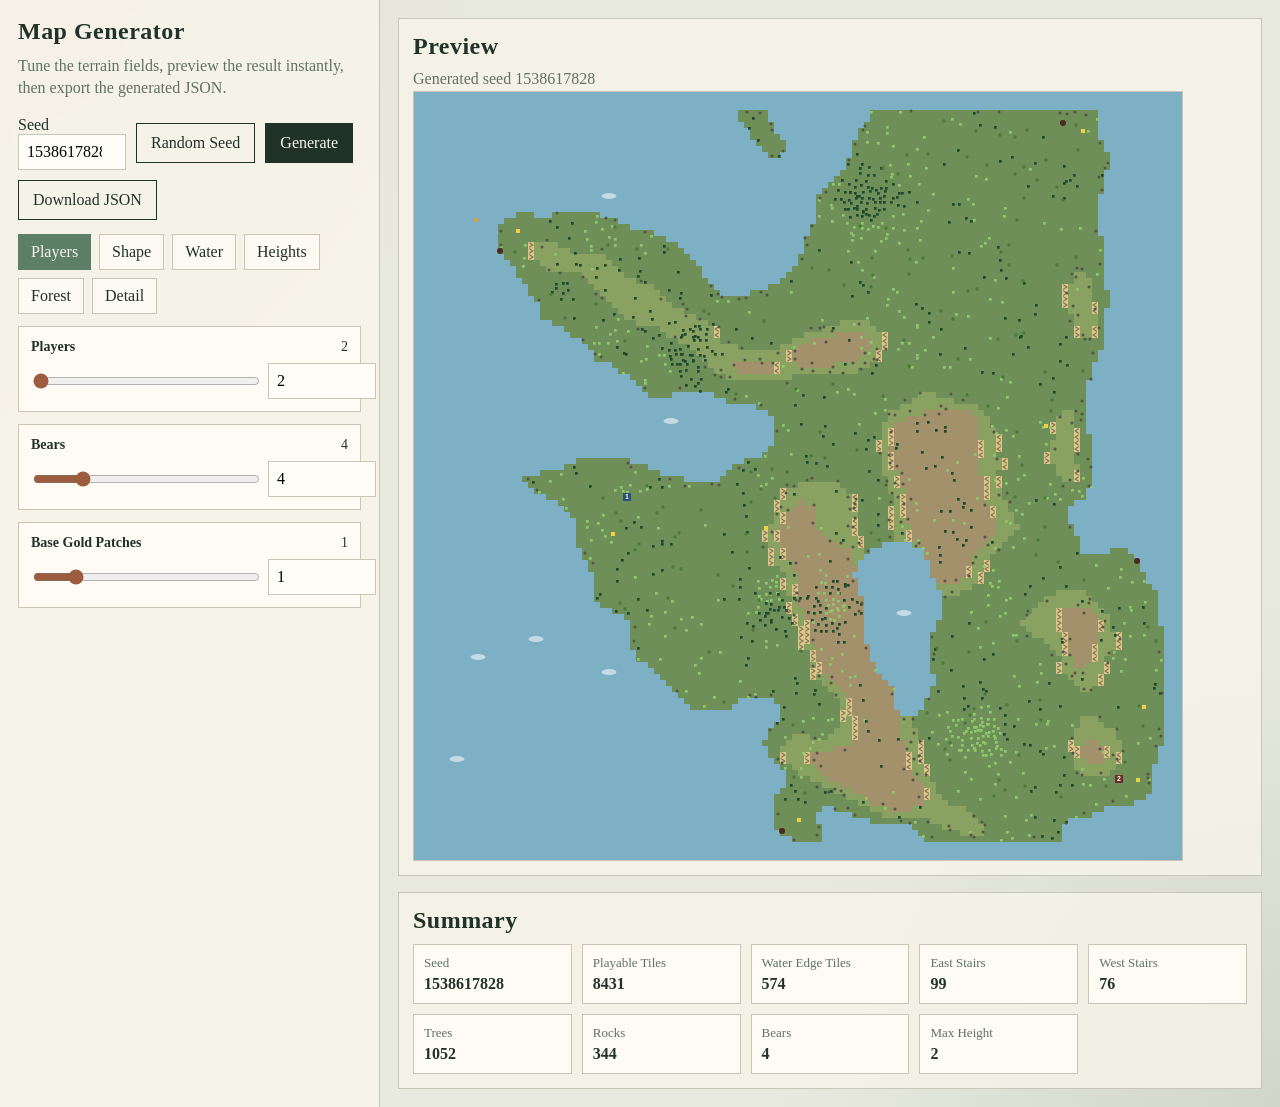
<file: docs/index.html>
<!doctype html>
<html lang="en">
<head>
  <meta charset="utf-8">
  <meta name="viewport" content="width=device-width, initial-scale=1">
  <title>Map Generator</title>
  <link rel="stylesheet" href="style.css">
</head>
<body>
  <div class="layout">
    <aside class="sidebar">
      <h1>Map Generator</h1>
      <p class="sub">Tune the terrain fields, preview the result instantly, then export the generated JSON.</p>
      <div class="toolbar">
        <label>
          Seed<br>
          <input id="seedInput" type="number" placeholder="random">
        </label>
        <button id="randomSeed" class="secondary" type="button">Random Seed</button>
        <button id="generateBtn" type="button">Generate</button>
        <button id="downloadBtn" class="secondary" type="button">Download JSON</button>
      </div>
      <div id="tabs" class="tabs"></div>
      <div id="controls" class="controls"></div>
    </aside>
    <main class="content">
      <section class="panel">
        <h2>Preview</h2>
        <div id="status" class="status">Ready</div>
        <div class="canvas-wrap"><canvas id="preview" width="800" height="800"></canvas></div>
      </section>
      <section class="panel">
        <h2>Summary</h2>
        <div id="stats" class="stats"></div>
      </section>
    </main>
  </div>

  <script src="generator.js"></script>
  <script src="ui.js"></script>
</body>
</html>
</file>
<file: docs/style.css>
:root {
  --bg: #e9eadf;
  --panel: #f7f4ea;
  --ink: #213229;
  --muted: #617164;
  --accent: #9d5c3d;
  --accent-2: #5d7f65;
  --line: #c9c5b7;
}
* { box-sizing: border-box; }
body {
  margin: 0;
  font-family: Georgia, "Times New Roman", serif;
  color: var(--ink);
  background:
    radial-gradient(circle at top left, rgba(157, 92, 61, 0.14), transparent 28%),
    radial-gradient(circle at bottom right, rgba(93, 127, 101, 0.18), transparent 30%),
    var(--bg);
}
.layout {
  display: grid;
  grid-template-columns: 380px 1fr;
  min-height: 100vh;
}
.sidebar {
  padding: 18px;
  border-right: 1px solid var(--line);
  background: rgba(247, 244, 234, 0.92);
  overflow: auto;
  backdrop-filter: blur(10px);
}
.content {
  padding: 18px;
  display: grid;
  gap: 16px;
  align-content: start;
}
h1, h2 {
  margin: 0 0 10px;
  font-weight: 600;
  letter-spacing: 0.02em;
}
.sub {
  color: var(--muted);
  margin: 0 0 16px;
  line-height: 1.4;
}
.toolbar {
  display: flex;
  flex-wrap: wrap;
  gap: 10px;
  align-items: center;
  margin-bottom: 14px;
}
button {
  appearance: none;
  border: 1px solid var(--ink);
  background: var(--ink);
  color: #f8f6ee;
  padding: 10px 14px;
  cursor: pointer;
  font: inherit;
}
button.secondary {
  background: transparent;
  color: var(--ink);
}
input[type="number"] {
  width: 108px;
  padding: 8px;
  border: 1px solid var(--line);
  background: #fffdf8;
  font: inherit;
}
.controls {
  display: grid;
  gap: 12px;
}
.tabs {
  display: flex;
  flex-wrap: wrap;
  gap: 8px;
  margin-bottom: 12px;
}
.tab {
  appearance: none;
  border: 1px solid var(--line);
  background: rgba(255, 253, 247, 0.72);
  color: var(--ink);
  padding: 8px 12px;
  cursor: pointer;
  font: inherit;
}
.tab.active {
  background: var(--accent-2);
  color: #f8f6ee;
  border-color: var(--accent-2);
}
.tab-panel { display: none; }
.tab-panel.active { display: grid; gap: 12px; }
.control {
  padding: 12px;
  border: 1px solid var(--line);
  background: rgba(255, 253, 247, 0.8);
}
.control-head {
  display: flex;
  justify-content: space-between;
  gap: 12px;
  margin-bottom: 8px;
  font-size: 14px;
}
.control-head strong { font-weight: 600; }
.range-row {
  display: grid;
  grid-template-columns: 1fr 80px;
  gap: 10px;
  align-items: center;
}
input[type="range"] {
  width: 100%;
  accent-color: var(--accent);
}
.panel {
  border: 1px solid var(--line);
  background: rgba(247, 244, 234, 0.82);
  padding: 14px;
}
.stats {
  display: grid;
  grid-template-columns: repeat(auto-fit, minmax(140px, 1fr));
  gap: 10px;
}
.stat {
  padding: 10px;
  background: rgba(255, 253, 247, 0.85);
  border: 1px solid var(--line);
}
.stat .label {
  display: block;
  color: var(--muted);
  font-size: 13px;
  margin-bottom: 4px;
}
.canvas-wrap {
  overflow: auto;
  max-width: 100%;
}
canvas {
  display: block;
  image-rendering: pixelated;
  border: 1px solid var(--line);
  background: #b7c9d9;
}
.status {
  color: var(--muted);
  min-height: 1.3em;
}
@media (max-width: 980px) {
  .layout { grid-template-columns: 1fr; }
  .sidebar { border-right: 0; border-bottom: 1px solid var(--line); }
}
</file>
